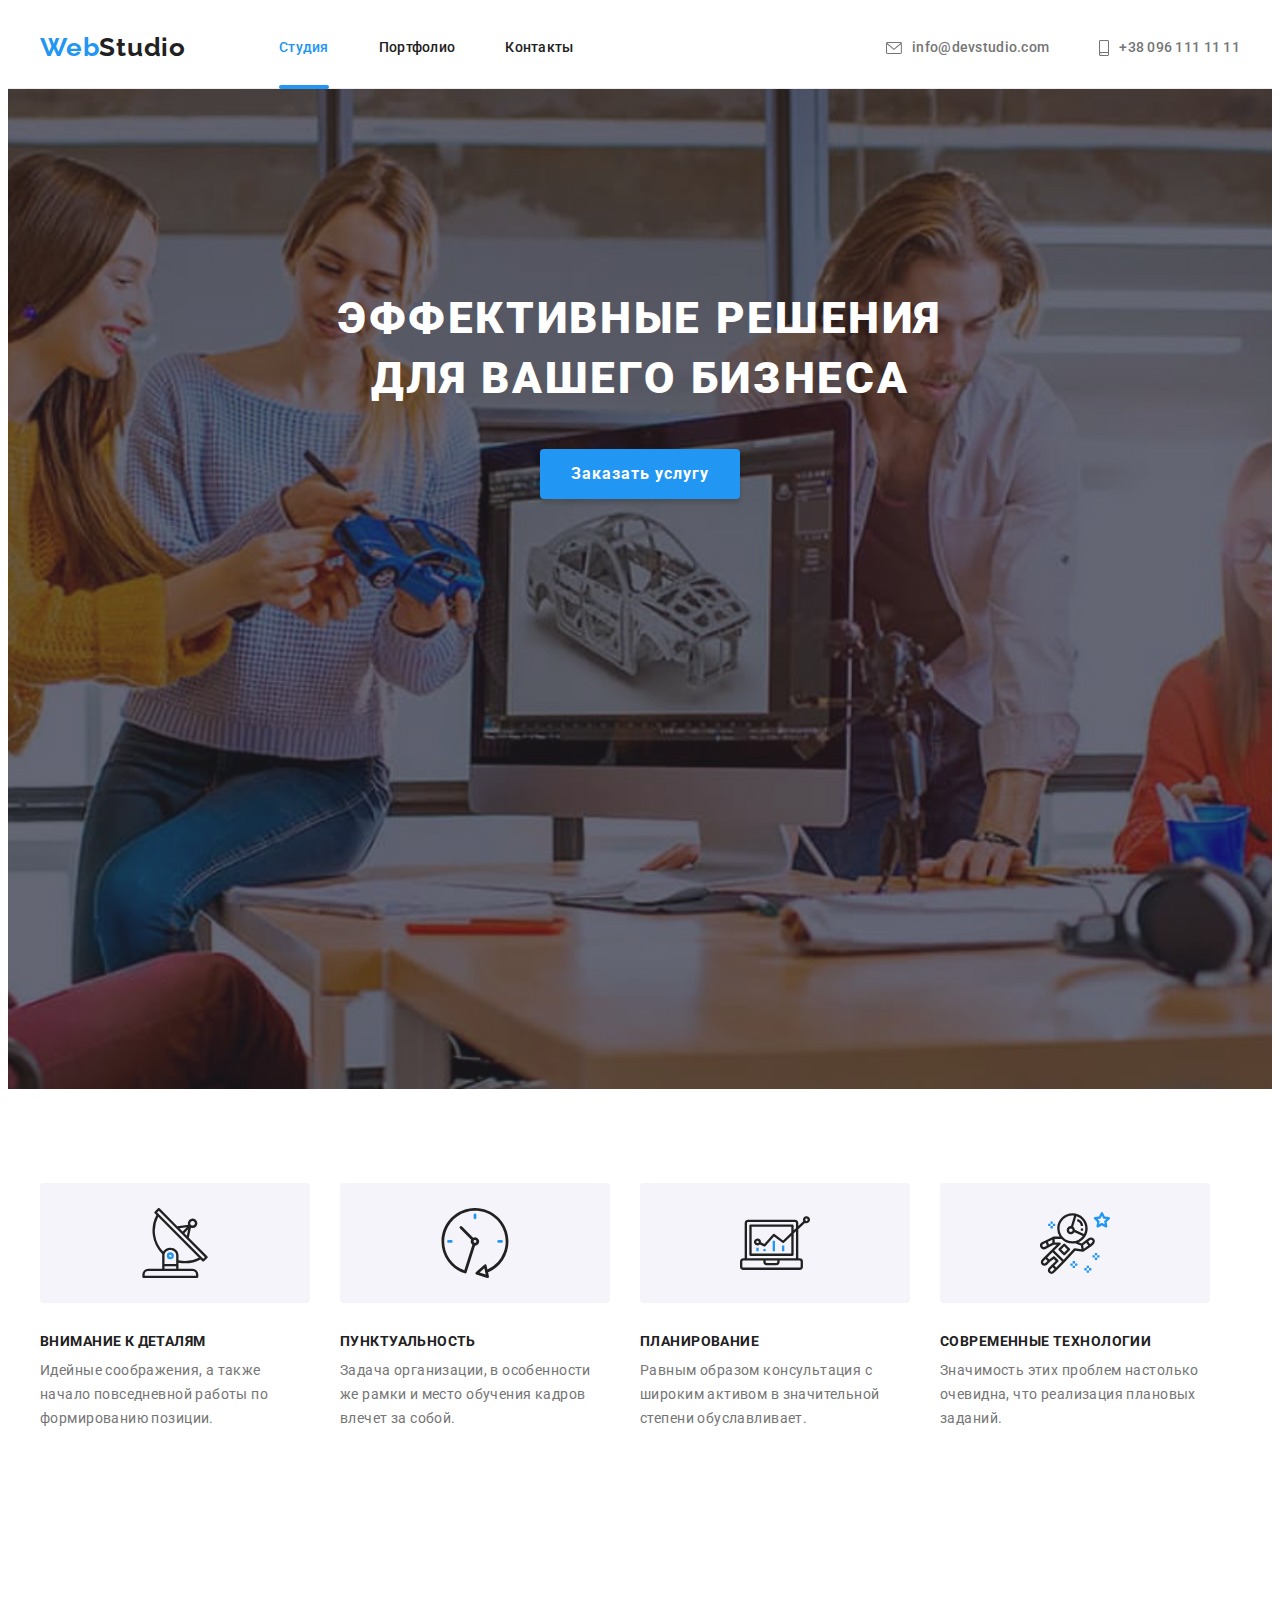
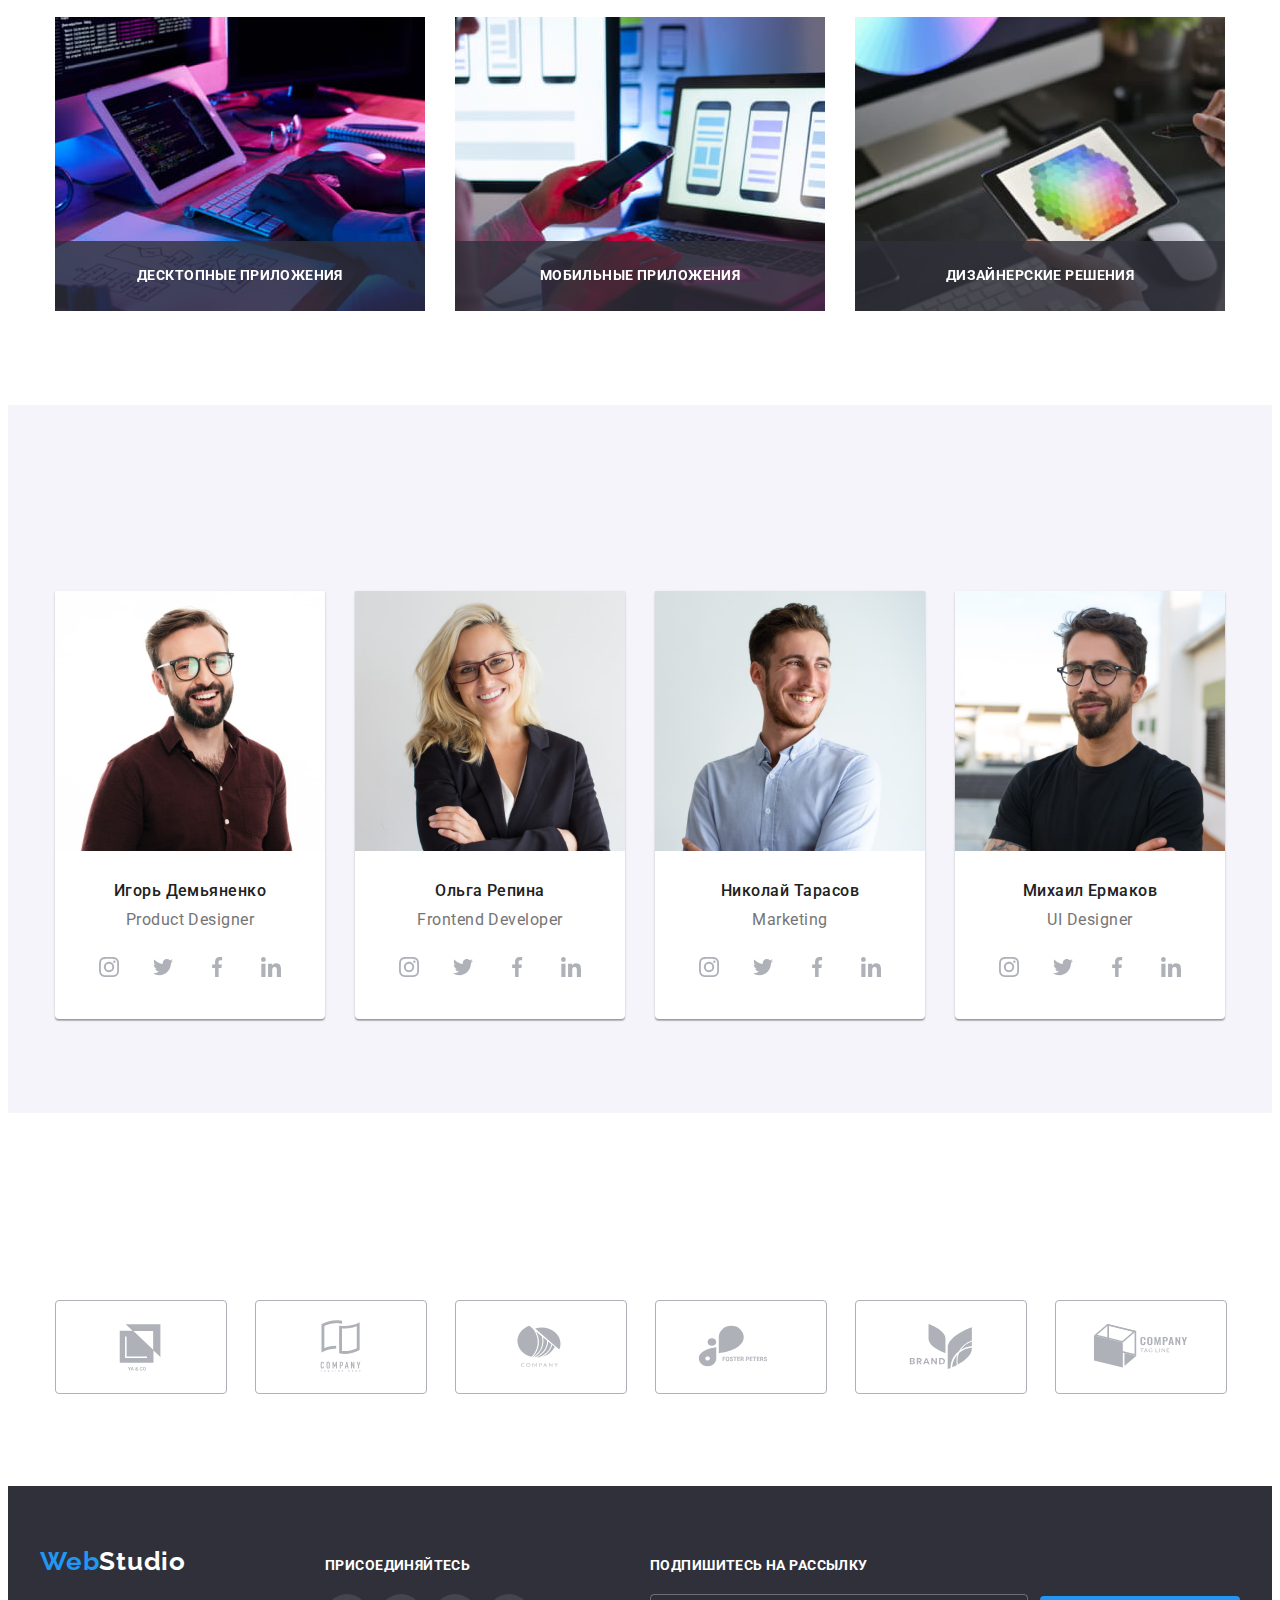
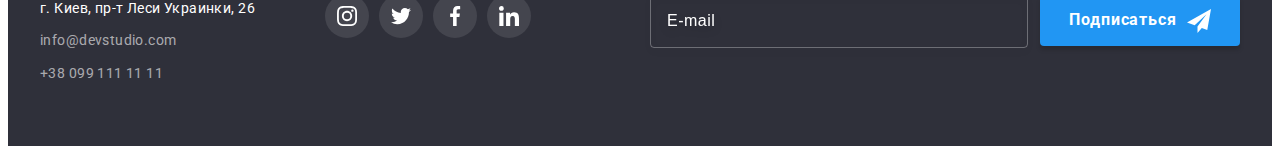
<file: index.html>
<!DOCTYPE html>
<html class="page" lang="ru">
  <head>
    <meta charset="UTF-8" />
    <meta http-equiv="X-UA-Compatible" content="IE=edge" />
    <meta name="viewport" content="width=<device-width>, initial-scale=1.0" />
    <title>Студия</title>
    <link rel="preconnect" href="https://fonts.googleapis.com" />
    <link rel="preconnect" href="https://fonts.gstatic.com" crossorigin />
    <link
      href="https://fonts.googleapis.com/css2?family=Raleway:wght@700&family=Roboto:wght@400;500;700;900&display=swap"
      rel="stylesheet"
    />
    <link
      rel="stylesheet"
      href="https://cdnjs.cloudflare.com/ajax/libs/modern-normalize/1.1.0/modern-normalize.min.css"
      integrity="sha512-wpPYUAdjBVSE4KJnH1VR1HeZfpl1ub8YT/NKx4PuQ5NmX2tKuGu6U/JRp5y+Y8XG2tV+wKQpNHVUX03MfMFn9Q=="
      crossorigin="anonymous"
      referrerpolicy="no-referrer"
    />
    <link href="https://unpkg.com/aos@2.3.1/dist/aos.css" rel="stylesheet" />
    <link rel="stylesheet" href="./css/styles.css" />
  </head>
  <body class="page-body">
    <header class="header">
      <div class="container main-navigation">
        <nav class="navigation">
          <a class="header-logo" href="/index.html">Web<span>Studio</span></a>
          <ul class="header-nav list">
            <li class="header-nav-item">
              <a class="header-nav-link current" href="./index.html">Студия</a>
            </li>
            <li class="header-nav-item">
              <a class="header-nav-link" href="./portfolio.html">Портфолио</a>
            </li>
            <li class="header-nav-item"><a class="header-nav-link" href="">Контакты</a></li>
          </ul>
        </nav>
        <ul class="header-contacts list">
          <li class="header-contacts-item">
            <a class="header-contacts-link" href="mailto:info@devstudio.com">
              <svg class="header-contacts-icon" width="16" height="12">
                <use href="./images/icons.svg#icon-envelope"></use>
              </svg>
              info@devstudio.com</a
            >
          </li>
          <li class="header-contacts-item">
            <a class="header-contacts-link" href="tel:+380961111111">
              <svg class="header-contacts-icon" width="10" height="16">
                <use href="./images/icons.svg#icon-smartphone"></use>
              </svg>
              +38 096 111 11 11</a
            >
          </li>
        </ul>
      </div>
    </header>

    <main>
      <section class="hero">
        <div class="container">
          <h1 class="hero-title">Эффективные решения<br />для вашего бизнеса</h1>
          <button class="btn" type="button" data-modal-open>Заказать услугу</button>
        </div>
      </section>

      <section class="benefits">
        <div class="container">
          <h2 class="benefits-title visually-hidden">Наши преимущества</h2>
          <ul class="benefits-list list">
            <li class="benefits-list-item">
              <div class="benefits-icon-background">
                <svg class="benefits-icon" width="70" height="70">
                  <use href="./images/icons.svg#icon-antenna" width="70" height="70"></use>
                </svg>
              </div>
              <h3 class="benefits-title">Внимание к деталям</h3>
              <p class="benefits-text">
                Идейные соображения, а также начало повседневной работы по формированию позиции.
              </p>
            </li>
            <li class="benefits-list-item">
              <div class="benefits-icon-background">
                <svg class="benefits-icon" width="70" height="70">
                  <use href="./images/icons.svg#icon-clock" width="70" height="70"></use>
                </svg>
              </div>
              <h3 class="benefits-title">Пунктуальность</h3>
              <p class="benefits-text">
                Задача организации, в особенности же рамки и место обучения кадров влечет за собой.
              </p>
            </li>
            <li class="benefits-list-item">
              <div class="benefits-icon-background">
                <svg class="benefits-icon" width="70" height="70">
                  <use href="./images/icons.svg#icon-diagram" width="70" height="70"></use>
                </svg>
              </div>
              <h3 class="benefits-title">Планирование</h3>
              <p class="benefits-text">
                Равным образом консультация с широким активом в значительной степени обуславливает.
              </p>
            </li>
            <li class="benefits-list-item">
              <div class="benefits-icon-background">
                <svg class="benefits-icon" width="70" height="70">
                  <use href="./images/icons.svg#icon-astronaut" width="70" height="70"></use>
                </svg>
              </div>
              <h3 class="benefits-title">Современные технологии</h3>
              <p class="benefits-text">
                Значимость этих проблем настолько очевидна, что реализация плановых заданий.
              </p>
            </li>
          </ul>
        </div>
      </section>

      <section class="works">
        <div class="container">
          <h2 class="works-title" data-aos="zoom-in-up">Чем мы занимаемся</h2>
          <ul class="works-list list">
            <li class="work-list-item">
              <a href="" class="work-list-link">
                <div class="works-thumb">
                  <img src="./images/laptop.jpg" alt="ноутбук" width="370" />
                  <p class="works-thumb-text">Десктопные приложения</p>
                </div></a
              >
            </li>
            <li class="work-list-item">
              <a href="" class="work-list-link">
                <div class="works-thumb">
                  <img src="./images/phone.jpg" alt="телефон" width="370" />
                  <p class="works-thumb-text">Мобильные приложения</p>
                </div></a
              >
            </li>
            <li class="work-list-item">
              <a href="" class="work-list-link">
                <div class="works-thumb">
                  <img src="./images/tablet.jpg" alt="планшет" width="370" />
                  <p class="works-thumb-text">Дизайнерские решения</p>
                </div></a
              >
            </li>
          </ul>
        </div>
      </section>
      <section class="team">
        <div class="container">
          <h2 class="team-title" data-aos="zoom-in-up">Наша команда</h2>
          <ul class="team-list list">
            <li class="team-card">
              <img src="./images/igor-demyanenko.jpg" alt="Игорь Демьяненко" width="270" />
              <div class="team-description">
                <h3 class="name-title">Игорь Демьяненко</h3>
                <p class="team-text" lang="en">Product Designer</p>
                <ul class="team-list-soc list">
                  <li class="team-soc-item">
                    <a href="" class="team-soc-link">
                      <svg class="team-soc-icon" width="20" height="20">
                        <use href="./images/icons.svg#icon-instagram"></use>
                      </svg>
                    </a>
                  </li>
                  <li class="team-soc-item">
                    <a href="" class="team-soc-link">
                      <svg class="team-soc-icon" width="20" height="20">
                        <use href="./images/icons.svg#icon-twitter"></use>
                      </svg>
                    </a>
                  </li>
                  <li class="team-soc-item">
                    <a href="" class="team-soc-link">
                      <svg class="team-soc-icon" width="20" height="20">
                        <use href="./images/icons.svg#icon-facebook"></use>
                      </svg>
                    </a>
                  </li>
                  <li class="team-soc-item">
                    <a href="" class="team-soc-link">
                      <svg class="team-soc-icon" width="20" height="20">
                        <use href="./images/icons.svg#icon-linkedin"></use>
                      </svg>
                    </a>
                  </li>
                </ul>
              </div>
            </li>
            <li class="team-card">
              <img src="./images/olga-repina.jpg" alt="Ольга Репина" width="270" />
              <div class="team-description">
                <h3 class="name-title">Ольга Репина</h3>
                <p class="team-text" lang="en">Frontend Developer</p>
                <ul class="team-list-soc list">
                  <li class="team-soc-item">
                    <a href="" class="team-soc-link">
                      <svg class="team-soc-icon" width="20" height="20">
                        <use href="./images/icons.svg#icon-instagram"></use>
                      </svg>
                    </a>
                  </li>
                  <li class="team-soc-item">
                    <a href="" class="team-soc-link">
                      <svg class="team-soc-icon" width="20" height="20">
                        <use href="./images/icons.svg#icon-twitter"></use>
                      </svg>
                    </a>
                  </li>
                  <li class="team-soc-item">
                    <a href="" class="team-soc-link">
                      <svg class="team-soc-icon" width="20" height="20">
                        <use href="./images/icons.svg#icon-facebook"></use>
                      </svg>
                    </a>
                  </li>
                  <li class="team-soc-item">
                    <a href="" class="team-soc-link">
                      <svg class="team-soc-icon" width="20" height="20">
                        <use href="./images/icons.svg#icon-linkedin"></use>
                      </svg>
                    </a>
                  </li>
                </ul>
              </div>
            </li>
            <li class="team-card">
              <img src="./images/nikolay-tarasov.jpg" alt="Николай Тарасов" width="270" />
              <div class="team-description">
                <h3 class="name-title">Николай Тарасов</h3>
                <p class="team-text" lang="en">Marketing</p>
                <ul class="team-list-soc list">
                  <li class="team-soc-item">
                    <a href="" class="team-soc-link">
                      <svg class="team-soc-icon" width="20" height="20">
                        <use href="./images/icons.svg#icon-instagram"></use>
                      </svg>
                    </a>
                  </li>
                  <li class="team-soc-item">
                    <a href="" class="team-soc-link">
                      <svg class="team-soc-icon" width="20" height="20">
                        <use href="./images/icons.svg#icon-twitter"></use>
                      </svg>
                    </a>
                  </li>
                  <li class="team-soc-item">
                    <a href="" class="team-soc-link">
                      <svg class="team-soc-icon" width="20" height="20">
                        <use href="./images/icons.svg#icon-facebook"></use>
                      </svg>
                    </a>
                  </li>
                  <li class="team-soc-item">
                    <a href="" class="team-soc-link">
                      <svg class="team-soc-icon" width="20" height="20">
                        <use href="./images/icons.svg#icon-linkedin"></use>
                      </svg>
                    </a>
                  </li>
                </ul>
              </div>
            </li>
            <li class="team-card">
              <img src="./images/mikhail-ermakov.jpg" alt="Михаил Ермаков" width="270" />
              <div class="team-description">
                <h3 class="name-title">Михаил Ермаков</h3>
                <p class="team-text" lang="en">UI Designer</p>
                <ul class="team-list-soc list">
                  <li class="team-soc-item">
                    <a href="" class="team-soc-link">
                      <svg class="team-soc-icon" width="20" height="20">
                        <use href="./images/icons.svg#icon-instagram"></use>
                      </svg>
                    </a>
                  </li>
                  <li class="team-soc-item">
                    <a href="" class="team-soc-link">
                      <svg class="team-soc-icon" width="20" height="20">
                        <use href="./images/icons.svg#icon-twitter"></use>
                      </svg>
                    </a>
                  </li>
                  <li class="team-soc-item">
                    <a href="" class="team-soc-link">
                      <svg class="team-soc-icon" width="20" height="20">
                        <use href="./images/icons.svg#icon-facebook"></use>
                      </svg>
                    </a>
                  </li>
                  <li class="team-soc-item">
                    <a href="" class="team-soc-link">
                      <svg class="team-soc-icon" width="20" height="20">
                        <use href="./images/icons.svg#icon-linkedin"></use>
                      </svg>
                    </a>
                  </li>
                </ul>
              </div>
            </li>
          </ul>
        </div>
      </section>

      <section class="clients">
        <div class="container">
          <h2 class="clients-title" data-aos="zoom-in-up">Постоянные клиенты</h2>
          <ul class="clients-list list">
            <li class="clients-list-item">
              <a href="" class="clients-link" target="_blank" rel="noreferrer noopener nofollow">
                <svg class="clients-icon" width="106" height="60">
                  <use href="./images/icons.svg#icon-logo-client-1"></use>
                </svg>
              </a>
            </li>
            <li class="clients-list-item">
              <a href="" class="clients-link" target="_blank" rel="noreferrer noopener nofollow">
                <svg class="clients-icon" width="106" height="60">
                  <use href="./images/icons.svg#icon-logo-client-2"></use>
                </svg>
              </a>
            </li>
            <li class="clients-list-item">
              <a href="" class="clients-link" target="_blank" rel="noreferrer noopener nofollow">
                <svg class="clients-icon" width="106" height="60">
                  <use href="./images/icons.svg#icon-logo-client-3"></use>
                </svg>
              </a>
            </li>
            <li class="clients-list-item">
              <a href="" class="clients-link" target="_blank" rel="noreferrer noopener nofollow">
                <svg class="clients-icon" width="106" height="60">
                  <use href="./images/icons.svg#icon-logo-client-4"></use>
                </svg>
              </a>
            </li>
            <li class="clients-list-item">
              <a href="" class="clients-link" target="_blank" rel="noreferrer noopener nofollow">
                <svg class="clients-icon" width="106" height="60">
                  <use href="./images/icons.svg#icon-logo-client-5"></use>
                </svg>
              </a>
            </li>
            <li class="clients-list-item">
              <a href="" class="clients-link" target="_blank" rel="noreferrer noopener nofollow">
                <svg class="clients-icon" width="106" height="60">
                  <use href="./images/icons.svg#icon-logo-client-6"></use>
                </svg>
              </a>
            </li>
          </ul>
        </div>
      </section>
    </main>

    <footer class="footer">
      <div class="container footer-wrap">
        <address class="footer-address">
          <a class="footer-logo" href="/index.html">Web<span>Studio</span></a>
          <ul class="footer-list list">
            <li class="footer-item">
              <a class="footer-link" href="">г. Киев, пр-т Леси Украинки, 26</a>
            </li>
            <li class="footer-item">
              <a class="footer-link" href="mailto:info@devstudio.com"
                ><span>info@devstudio.com</span></a
              >
            </li>
            <li class="footer-item">
              <a class="footer-link" href="tel:+380991111111"><span>+38 099 111 11 11</span></a>
            </li>
          </ul>
        </address>
        <div class="join-soc">
          <h2 class="join-title">присоединяйтесь</h2>
          <ul class="join-list list">
            <li class="join-item">
              <a href="" class="join-link">
                <svg class="join-icon" width="20" height="20">
                  <use href="./images/icons.svg#icon-instagram"></use>
                </svg>
              </a>
            </li>
            <li class="join-item">
              <a href="" class="join-link">
                <svg class="join-icon" width="20" height="20">
                  <use href="./images/icons.svg#icon-twitter"></use>
                </svg>
              </a>
            </li>
            <li class="join-item">
              <a href="" class="join-link">
                <svg class="join-icon" width="20" height="20">
                  <use href="./images/icons.svg#icon-facebook"></use>
                </svg>
              </a>
            </li>
            <li class="join-item">
              <a href="" class="join-link">
                <svg class="join-icon" width="20" height="20">
                  <use href="./images/icons.svg#icon-linkedin"></use>
                </svg>
              </a>
            </li>
          </ul>
        </div>
        <div class="subscribe">
          <h2 class="subscribe-title">Подпишитесь на рассылку</h2>
          <form class="subscribe-form">
            <div class="subscribe-wrap">
              <input type="email" name="email" placeholder="E-mail" class="email-field" />
              <button type="submit" class="subscribe-btn btn">
                Подписаться
                <svg class="icon-send" width="24" height="24">
                  <use href="./images/icons.svg#icon-send"></use>
                </svg>
              </button>
            </div>
          </form>
        </div>
      </div>
    </footer>
    <div class="backdrop is-hidden" data-modal>
      <div class="modal">
        <button class="modal-close-btn" type="button" data-modal-close>
          <svg class="modal-icon" width="18" height="18">
            <use href="./images/icons.svg#icon-close-btn"></use>
          </svg>
        </button>
        <p class="modal-text">Оставьте свои данные, мы вам перезвоним</p>
        <form class="modal-form">
          <div class="modal-field">
            <label for="user-name" class="modal-label">Имя</label>
            <div class="input-wrap">
              <input
                class="modal-input"
                type="text"
                name="user-name"
                id="user-name"
                placeholder=" "
                required
              />
              <svg class="input-icon" width="18" height="18">
                <use href="./images/icons.svg#icon-person"></use>
              </svg>
            </div>
          </div>
          <div class="modal-field">
            <label for="user-tel" class="modal-label">Телефон</label>
            <div class="input-wrap">
              <input
                class="modal-input"
                type="tel"
                name="user-tel"
                id="user-tel"
                placeholder=" "
                required
              />
              <svg class="input-icon" width="18" height="18">
                <use href="./images/icons.svg#icon-phone"></use>
              </svg>
            </div>
          </div>
          <div class="modal-field">
            <label for="user-email" class="modal-label">Почта</label>
            <div class="input-wrap">
              <input
                class="modal-input"
                type="email"
                name="user-email"
                id="user-email"
                placeholder=" "
                required
              />
              <svg class="input-icon" width="18" height="18">
                <use href="./images/icons.svg#icon-email"></use>
              </svg>
            </div>
          </div>
          <div class="modal-field">
            <label for="user-comment" class="modal-label">Комментарий</label>
            <textarea
              class="comment-textarea"
              name="user-comment"
              id="user-comment"
              placeholder="Введите текст"
            ></textarea>
          </div>
          <div class="checkbox">
            <input
            type="checkbox"
              class="policy-input visually-hidden"
              name="policy"
              id="policy"
              placeholder=" "
            ></input>
            <label for="policy" class="policy-label">
                <span>
                    <svg class="policy-icon" width="16" height="15">
                        <use href="./images/icons.svg#icon-check"></use>
                    </svg>
                </span>
                Соглашаюсь с рассылкой и принимаю&nbsp<a class="policy-link" href="">Условия договора</a></label>
          </div>
          <button type="submit" class="modal-btn btn">Отправить</button>
        </form>
      </div>
    </div>
    <script src="./js/modal.js"></script>
    <script src="https://unpkg.com/aos@2.3.1/dist/aos.js"></script>
    <script>
      AOS.init();
    </script>
  </body>
</html>
</file>
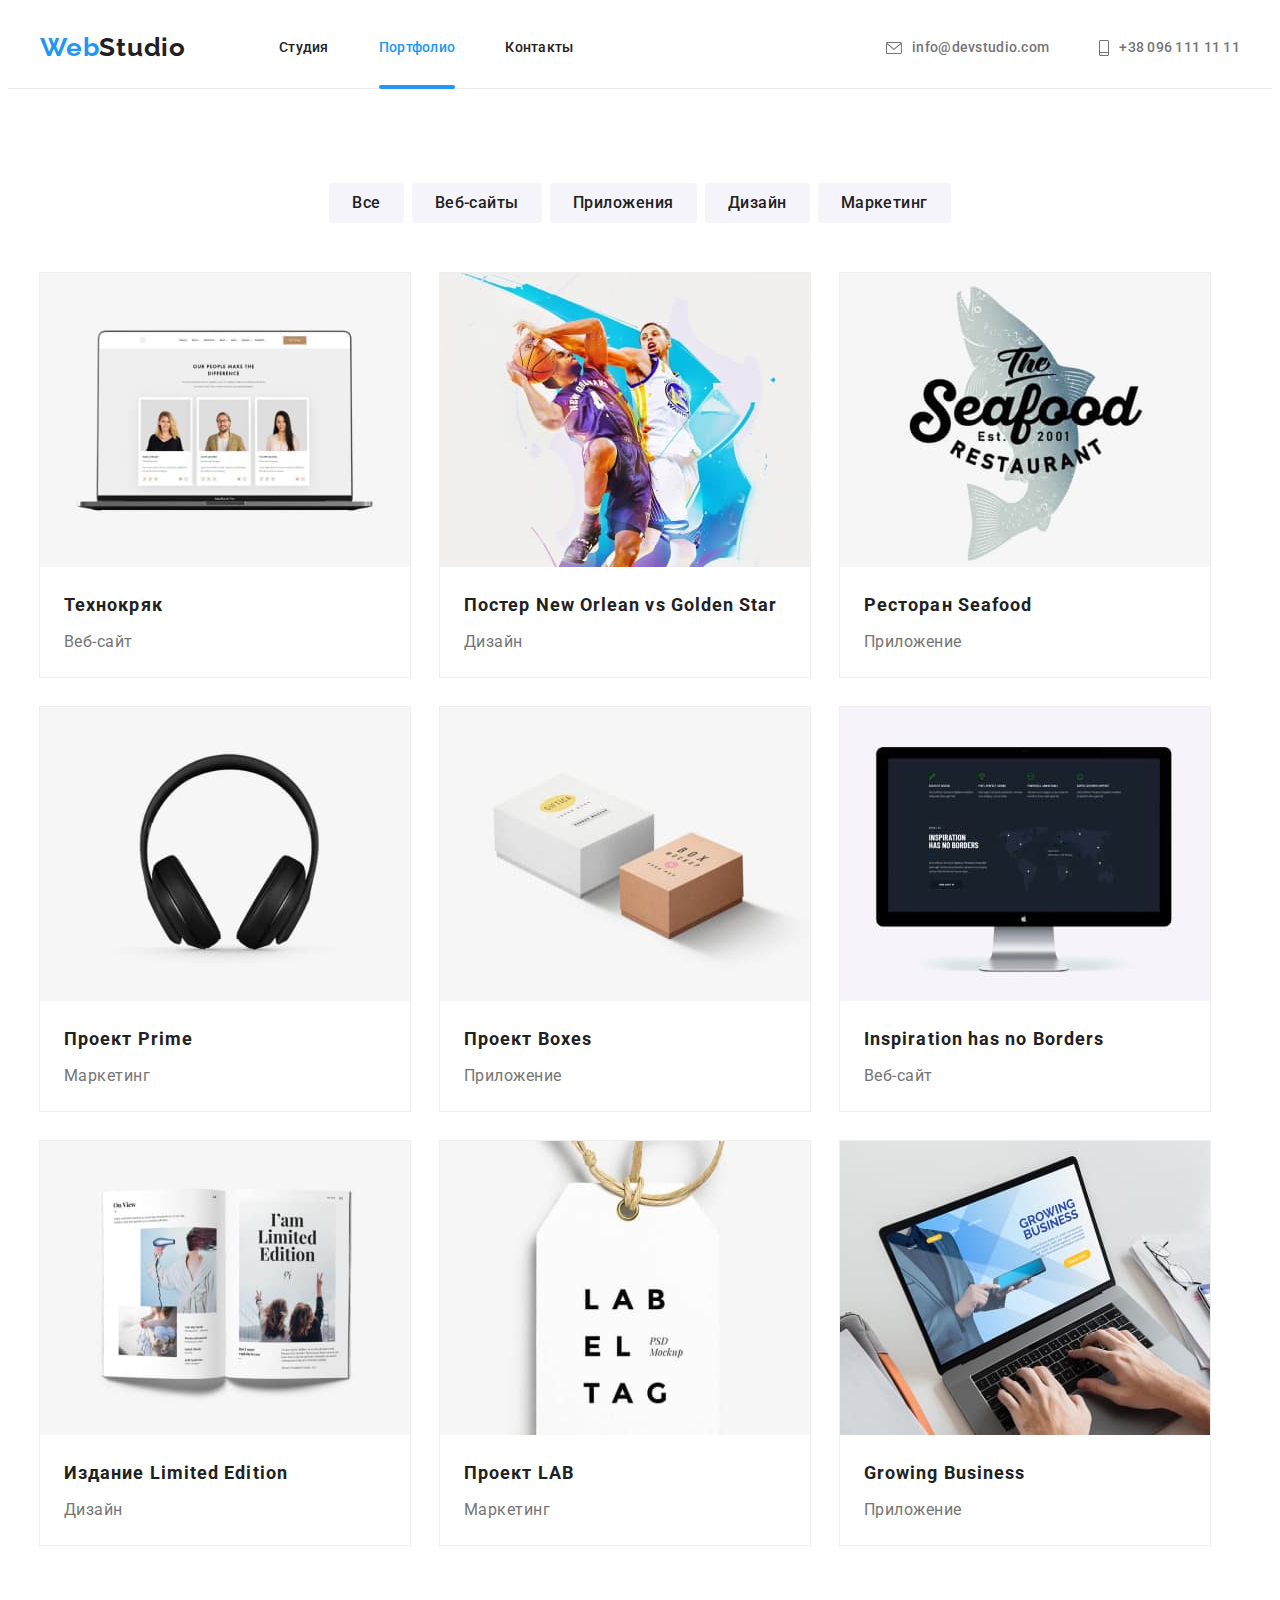
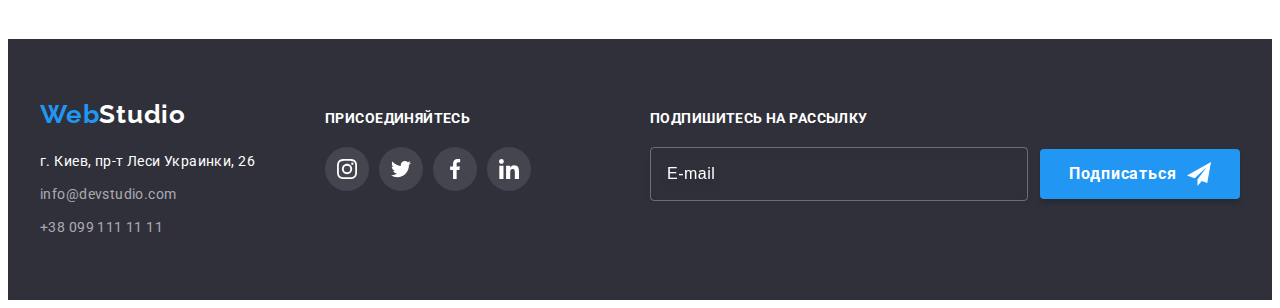
<file: portfolio.html>
<!DOCTYPE html>
<html class="page" lang="ru">
  <head>
    <meta charset="UTF-8" />
    <meta http-equiv="X-UA-Compatible" content="IE=edge" />
    <meta name="viewport" content="width=device-width, initial-scale=1.0" />
    <title>Портфолио</title>
    <link
      href="https://fonts.googleapis.com/css2?family=Raleway:wght@700&family=Roboto:wght@400;500;700;900&display=swap"
      rel="stylesheet"
    />
    <link
      rel="stylesheet"
      href="https://cdnjs.cloudflare.com/ajax/libs/modern-normalize/1.1.0/modern-normalize.min.css"
      integrity="sha512-wpPYUAdjBVSE4KJnH1VR1HeZfpl1ub8YT/NKx4PuQ5NmX2tKuGu6U/JRp5y+Y8XG2tV+wKQpNHVUX03MfMFn9Q=="
      crossorigin="anonymous"
      referrerpolicy="no-referrer"
    />
    <link rel="stylesheet" href="./css/styles.css" />
  </head>
  <body class="page-body">
    <header class="header">
      <div class="container main-navigation">
        <nav class="navigation">
          <a class="header-logo" href="/index.html">Web<span>Studio</span></a>
          <ul class="header-nav list">
            <li class="header-nav-item">
              <a class="header-nav-link" href="./index.html">Студия</a>
            </li>
            <li class="header-nav-item">
              <a class="header-nav-link current" href="./portfolio.html">Портфолио</a>
            </li>
            <li class="header-nav-item"><a class="header-nav-link" href="">Контакты</a></li>
          </ul>
        </nav>
        <ul class="header-contacts list">
          <li class="header-contacts-item">
            <a class="header-contacts-link" href="mailto:info@devstudio.com">
              <svg class="header-contacts-icon" width="16" height="12">
                <use href="./images/icons.svg#icon-envelope"></use>
              </svg>
              info@devstudio.com</a
            >
          </li>
          <li class="header-contacts-item">
            <a class="header-contacts-link" href="tel:+380961111111">
              <svg class="header-contacts-icon" width="10" height="16">
                <use href="./images/icons.svg#icon-smartphone"></use>
              </svg>
              +38 096 111 11 11</a
            >
          </li>
        </ul>
      </div>
    </header>

    <main>
      <section class="examples">
        <div class="container">
          <h1 class="examples-title visually-hidden">Наши работы</h1>
          <ul class="filter-list list">
            <li class="filter-item"><button class="filter-btn" type="button">Все</button></li>
            <li class="filter-item"><button class="filter-btn" type="button">Веб-сайты</button></li>
            <li class="filter-item">
              <button class="filter-btn" type="button">Приложения</button>
            </li>
            <li class="filter-item"><button class="filter-btn" type="button">Дизайн</button></li>
            <li class="filter-item"><button class="filter-btn" type="button">Маркетинг</button></li>
          </ul>

          <ul class="examples-list list">
            <li class="examples-item">
              <div class="examle-card">
                <a class="examples-link" href="" target="_blank" rel="noreferrer noopener nofollow">
                  <div class="examples-thumb">
                    <img src="./images/logo-technokryak.jpg" alt="Веб-сайт Технокряк" width="370" />
                    <p class="examples-thumb-text">
                      Ресурс предлагает комплексные предложения с разным уровнем функционала и
                      сервисов. Все это позволит посетителю получить исчерпывающие сведения о
                      компании или частном лице. Ресурс предлагает комплексные предложения с разным
                      уровнем функционала и сервисов. Все это позволит посетителю получить
                      исчерпывающие сведения о компании или частном лице.
                    </p>
                  </div>
                  <div class="card-description">
                    <h2 class="examples-title">Технокряк</h2>
                    <p class="examples-text">Веб-сайт</p>
                  </div>
                </a>
              </div>
            </li>

            <li class="examples-item">
              <div class="example-card">
                <a class="examples-link" href="" target="_blank" rel="noreferrer noopener nofollow">
                  <div class="examples-thumb">
                    <img
                      src="./images/logo-poster-new-orlean.jpg"
                      alt="Дизайн Постер New Orlean vs Golden Star"
                      width="370"
                    />
                    <p class="examples-thumb-text">
                      Ресурс предлагает комплексные предложения с разным уровнем функционала и
                      сервисов. Все это позволит посетителю получить исчерпывающие сведения о
                      компании или частном лице.
                    </p>
                  </div>
                  <div class="card-description">
                    <h2 class="examples-title">
                      Постер <span lang="en">New Orlean vs Golden Star</span>
                    </h2>
                    <p class="examples-text">Дизайн</p>
                  </div>
                </a>
              </div>
            </li>
            <li class="examples-item">
              <div class="example-card">
                <a class="examples-link" href="" target="_blank" rel="noreferrer noopener nofollow">
                  <div class="examples-thumb">
                    <img
                      src="./images/logo-seafood.jpg"
                      alt="Приложение Ресторан Seafood"
                      width="370"
                    />
                    <p class="examples-thumb-text">
                      Ресурс предлагает комплексные предложения с разным уровнем функционала и
                      сервисов. Все это позволит посетителю получить исчерпывающие сведения о
                      компании или частном лице.
                    </p>
                  </div>
                  <div class="card-description">
                    <h2 class="examples-title">Ресторан <span lang="en">Seafood</span></h2>
                    <p class="examples-text">Приложение</p>
                  </div>
                </a>
              </div>
            </li>
            <li class="examples-item">
              <div class="example-card">
                <a class="examples-link" href="" target="_blank" rel="noreferrer noopener nofollow">
                  <div class="examples-thumb">
                    <img
                      src="./images/logo-project-prime.jpg"
                      alt="Маркетинг Проект Prime"
                      width="370"
                    />
                    <p class="examples-thumb-text">
                      Ресурс предлагает комплексные предложения с разным уровнем функционала и
                      сервисов. Все это позволит посетителю получить исчерпывающие сведения о
                      компании или частном лице.
                    </p>
                  </div>
                  <div class="card-description">
                    <h2 class="examples-title">Проект <span lang="en">Prime</span></h2>
                    <p class="examples-text">Маркетинг</p>
                  </div>
                </a>
              </div>
            </li>
            <li class="examples-item">
              <div class="example-card">
                <a class="examples-link" href="" target="_blank" rel="noreferrer noopener nofollow">
                  <div class="examples-thumb">
                    <img
                      src="./images/logo-project-boxes.jpg"
                      alt="Приложение Проект Boxes"
                      width="370"
                    />
                    <p class="examples-thumb-text">
                      Ресурс предлагает комплексные предложения с разным уровнем функционала и
                      сервисов. Все это позволит посетителю получить исчерпывающие сведения о
                      компании или частном лице.
                    </p>
                  </div>
                  <div class="card-description">
                    <h2 class="examples-title">Проект <span lang="en">Boxes</span></h2>
                    <p class="examples-text">Приложение</p>
                  </div>
                </a>
              </div>
            </li>
            <li class="examples-item">
              <div class="example-card">
                <a class="examples-link" href="" target="_blank" rel="noreferrer noopener nofollow">
                  <div class="examples-thumb">
                    <img
                      src="./images/logo-inspiration-has-no-borders.jpg"
                      alt="Веб-сайт Inspiration has no Borders"
                      width="370"
                    />
                    <p class="examples-thumb-text">
                      Ресурс предлагает комплексные предложения с разным уровнем функционала и
                      сервисов. Все это позволит посетителю получить исчерпывающие сведения о
                      компании или частном лице.
                    </p>
                  </div>
                  <div class="card-description">
                    <h2 class="examples-title" lang="en">Inspiration has no Borders</h2>
                    <p class="examples-text">Веб-сайт</p>
                  </div>
                </a>
              </div>
            </li>
            <li class="examples-item">
              <div class="example-card">
                <a class="examples-link" href="" target="_blank" rel="noreferrer noopener nofollow">
                  <div class="examples-thumb">
                    <img
                      src="./images/logo-limited-edition.jpg"
                      alt="Дизайн Издание Limited Edition"
                      width="370"
                    />
                    <p class="examples-thumb-text">
                      Ресурс предлагает комплексные предложения с разным уровнем функционала и
                      сервисов. Все это позволит посетителю получить исчерпывающие сведения о
                      компании или частном лице.
                    </p>
                  </div>
                  <div class="card-description">
                    <h2 class="examples-title">Издание <span lang="en">Limited Edition</span></h2>
                    <p class="examples-text">Дизайн</p>
                  </div>
                </a>
              </div>
            </li>
            <li class="examples-item">
              <div class="example-card">
                <a class="examples-link" href="" target="_blank" rel="noreferrer noopener nofollow">
                  <div class="examples-thumb">
                    <img src="./images/logo-lab.jpg" alt="Маркетинг Проект LAB" width="370" />
                    <p class="examples-thumb-text">
                      Ресурс предлагает комплексные предложения с разным уровнем функционала и
                      сервисов. Все это позволит посетителю получить исчерпывающие сведения о
                      компании или частном лице.
                    </p>
                  </div>
                  <div class="card-description">
                    <h2 class="examples-title">Проект LAB</h2>
                    <p class="examples-text">Маркетинг</p>
                  </div>
                </a>
              </div>
            </li>
            <li class="examples-item">
              <div class="example-card">
                <a class="examples-link" href="" target="_blank" rel="noreferrer noopener nofollow">
                  <div class="examples-thumb">
                    <img
                      src="./images/logo-growing-business.jpg"
                      alt="Приложение Growing Business"
                      width="370"
                    />
                    <p class="examples-thumb-text">
                      Ресурс предлагает комплексные предложения с разным уровнем функционала и
                      сервисов. Все это позволит посетителю получить исчерпывающие сведения о
                      компании или частном лице.
                    </p>
                  </div>
                  <div class="card-description">
                    <h2 class="examples-title" lang="en">Growing Business</h2>
                    <p class="examples-text">Приложение</p>
                  </div>
                </a>
              </div>
            </li>
          </ul>
        </div>
      </section>
    </main>

    <footer class="footer">
      <div class="container footer-wrap">
        <address class="footer-address">
          <a class="footer-logo" href="/index.html">Web<span>Studio</span></a>
          <ul class="footer-list list">
            <li class="footer-item">
              <a class="footer-link" href="">г. Киев, пр-т Леси Украинки, 26</a>
            </li>
            <li class="footer-item">
              <a class="footer-link" href="mailto:info@devstudio.com"
                ><span>info@devstudio.com</span></a
              >
            </li>
            <li class="footer-item">
              <a class="footer-link" href="tel:+380991111111"><span>+38 099 111 11 11</span></a>
            </li>
          </ul>
        </address>
        <div class="join-soc">
          <h2 class="join-title">присоединяйтесь</h2>
          <ul class="join-list list">
            <li class="join-item">
              <a href="" class="join-link">
                <svg class="join-icon" width="20" height="20">
                  <use href="./images/icons.svg#icon-instagram"></use>
                </svg>
              </a>
            </li>
            <li class="join-item">
              <a href="" class="join-link">
                <svg class="join-icon" width="20" height="20">
                  <use href="./images/icons.svg#icon-twitter"></use>
                </svg>
              </a>
            </li>
            <li class="join-item">
              <a href="" class="join-link">
                <svg class="join-icon" width="20" height="20">
                  <use href="./images/icons.svg#icon-facebook"></use>
                </svg>
              </a>
            </li>
            <li class="join-item">
              <a href="" class="join-link">
                <svg class="join-icon" width="20" height="20">
                  <use href="./images/icons.svg#icon-linkedin"></use>
                </svg>
              </a>
            </li>
          </ul>
        </div>
        <div class="subscribe">
          <h2 class="subscribe-title">Подпишитесь на рассылку</h2>
          <form class="subscribe-form">
            <div class="subscribe-wrap">
              <input type="email" name="email" placeholder="E-mail" class="email-field" />
              <button type="submit" class="subscribe-btn btn">
                Подписаться
                <svg class="icon-send" width="24" height="24">
                  <use href="./images/icons.svg#icon-send"></use>
                </svg>
              </button>
            </div>
          </form>
        </div>
      </div>
    </footer>
  </body>
</html>
</file>
<file: css/styles.css>
:root {
  --text-color: #757575;
  --title-color: #212121;
  --accent-color: #2196f3;
  --main-background-color: #ffffff;
  --background-secondary-color: #f5f4fa;
}

.page-body {
  font-family: 'Roboto', sans-serif;
  font-weight: 400;
  color: var(--text-color);
  background-color: var(--main-background-color);
}

.list {
  margin: 0;
  padding: 0;
  list-style: none;
}

img {
  display: block;
  max-width: 100%;
  height: auto;
  margin: 0;
}

p,
h1,
h2,
h3,
h4,
h5,
h6 {
  margin: 0;
}

.container {
  width: 1200px;
  padding: 0 15px;
  margin: 0 auto;
}

.visually-hidden {
  position: absolute;
  width: 1px;
  height: 1px;
  margin: -1px;
  border: 0;
  padding: 0;
  white-space: nowrap;
  clip-path: inset(100%);
  clip: rect(0 0 0 0);
  overflow: hidden;
}

/* header */
.header {
  border-bottom: 1px solid #ececec;
}
.main-navigation {
  display: flex;
  align-items: center;
}

.navigation {
  display: flex;
}

.header-logo {
  display: block;
  padding-top: 24px;
  padding-bottom: 25px;
  margin-right: 93px;

  color: var(--accent-color);
  font-family: 'Raleway', sans-serif;
  font-style: normal;
  font-weight: 700;
  font-size: 26px;
  line-height: 1.19;
  letter-spacing: 0.03em;
  text-decoration: none;
  transform: translate(0px) scale(1);
  transition: color 250ms cubic-bezier(0.4, 0, 0.2, 1), transform 250ms cubic-bezier(0.4, 0, 0.2, 1);
}

.header-logo > span {
  color: var(--title-color);
}

.header-logo:hover,
.header-logo:focus {
  color: var(--title-color);
  transform: translate(20px) scale(1.05);
}

.header-nav {
  display: flex;
}

.header-nav-item:not(:last-child) {
  margin-right: 50px;
}

.header-nav-link {
  transition: color 250ms cubic-bezier(0.4, 0, 0.2, 1);
  position: relative;
  display: block;
  padding-top: 32px;
  padding-bottom: 32px;

  color: var(--title-color);
  font-weight: 500;
  font-size: 14px;
  line-height: 1.14;
  letter-spacing: 0.02em;
  text-decoration: none;
}

.header-nav-link.current {
  color: var(--accent-color);
  display: flex;
}

.header-nav-link.current::after {
  position: absolute;
  bottom: -1px;
  content: '';
  width: 100%;
  height: 4px;
  border-radius: 2px;
  background: var(--accent-color);
}

.header-nav-link:hover,
.header-nav-link:focus {
  color: var(--accent-color);
}

.header-contacts {
  display: flex;
  margin-left: auto;
}

.header-contacts-item:not(:last-child) {
  margin-right: 50px;
}

.header-contacts-link {
  display: flex;
  justify-content: center;
  align-items: center;
  padding-top: 32px;
  padding-bottom: 32px;
  color: var(--text-color);
  font-weight: 500;
  font-size: 14px;
  line-height: 1.14;
  letter-spacing: 0.02em;
  text-decoration: none;
  transition: color 250ms cubic-bezier(0.4, 0, 0.2, 1);
}

.header-contacts-icon {
  margin-right: 10px;
  fill: currentColor;
}

.header-contacts-link:hover,
.header-contacts-link:focus {
  color: var(--accent-color);
}

/* hero */
.hero {
  max-width: 1600px;
  height: 600px;
  margin-left: auto;
  margin-right: auto;
  background-color: #c4c4c4;
  background-image: linear-gradient(rgba(47, 48, 58, 0.4), rgba(47, 48, 58, 0.4)),
    url(../images/hero-bg.jpg);
  background-repeat: no-repeat;
  background-position: center;
  background-size: cover;
  text-align: center;
  padding-top: 200px;
  padding-bottom: 200px;
}

.hero-title {
  margin-bottom: 40px;

  color: var(--main-background-color);
  font-weight: 900;
  font-size: 44px;
  line-height: 1.36;
  text-align: center;
  letter-spacing: 0.06em;
  text-transform: uppercase;
}

.btn {
  display: inline-block;
  padding: 10px auto;
  min-width: 200px;
  min-height: 50px;
  box-shadow: 0px 4px 4px rgba(0, 0, 0, 0.15);
  border: 1px solid transparent;
  border-radius: 4px;

  color: var(--main-background-color);
  background-color: var(--accent-color);
  font-family: inherit;
  font-weight: 700;
  font-size: 16px;
  line-height: 1.88;
  text-align: center;
  letter-spacing: 0.06em;
  cursor: pointer;
  transition: background-color 250ms cubic-bezier(0.4, 0, 0.2, 1);
}

.btn:hover,
.btn:focus {
  background-color: #188ce8;
}

/* benefits */
.benefits {
  padding-top: 94px;
  padding-bottom: 94px;
}

.benefits-title {
  color: var(--title-color);
  font-size: 14px;
  line-height: 1.17;
  letter-spacing: 0.03em;
  text-transform: uppercase;
}

.benefits-list {
  display: flex;
}

.benefits-list-item {
  display: flex;
  flex-direction: column;
  width: 270px;
}

.benefits-list-item:not(:last-child) {
  margin-right: 30px;
}

.benefits-icon-background {
  display: flex;
  width: 100%;
  height: 120px;
  justify-content: center;
  align-items: center;
  margin-bottom: 30px;
  border-radius: 4px;
  background-color: var(--background-secondary-color);
}

.benefits-title {
  margin-bottom: 10px;
}

.benefits-text {
  font-size: 14px;
  line-height: 1.71;
  letter-spacing: 0.03em;
}

/* works */
.works {
  padding-bottom: 94px;
}
.works-title {
  margin-bottom: 50px;

  font-size: 36px;
  line-height: 1.17;
  text-align: center;
  letter-spacing: 0.03em;
  color: var(--title-color);
}

.works-list {
  display: flex;
  justify-content: center;
}

.work-list-item:not(:last-child) {
  margin-right: 30px;
}

.work-list-link {
  display: flex;
  transform: scale(1) rotate(0);
  transition: transform 250ms cubic-bezier(0.4, 0, 0.2, 1);
}
.work-list-link:hover {
  color: var(--accent-color);
  transform: scale(1.03) rotate(-3deg);
}

.works-thumb {
  position: relative;
  display: flex;
}

.works-thumb-text {
  position: absolute;
  bottom: 0;
  margin: 0 auto;
  width: 100%;
  padding-top: 27px;
  padding-bottom: 27px;
  background-color: rgba(47, 48, 58, 0.8);
  font-weight: 700;
  font-size: 14px;
  line-height: 1.14;
  text-align: center;
  letter-spacing: 0.03em;
  text-transform: uppercase;
  color: var(--main-background-color);
}
/* team */
.team {
  padding-top: 94px;
  padding-bottom: 94px;
  background-color: var(--background-secondary-color);
}

.team-list {
  display: flex;
  justify-content: center;
}

.team-card {
  box-shadow: 0px 1px 3px rgba(0, 0, 0, 0.12), 0px 1px 1px rgba(0, 0, 0, 0.14),
    0px 2px 1px rgba(0, 0, 0, 0.2);
  border-radius: 0px 0px 4px 4px;
  background-color: var(--main-background-color);
}

.team-card:not(:last-child) {
  margin-right: 30px;
}

.team-description {
  padding-top: 30px;
  padding-bottom: 30px;
}

.team-title {
  margin-bottom: 50px;
  font-size: 36px;
  line-height: 1.17;
  text-align: center;
  letter-spacing: 0.03em;
  color: var(--title-color);
}

.name-title {
  margin-bottom: 10px;

  font-weight: 500;
  font-size: 16px;
  line-height: 1.19;
  text-align: center;
  letter-spacing: 0.03em;
  color: var(--title-color);
}

.team-text {
  margin-bottom: 16px;
  font-size: 16px;
  line-height: 1.19;
  text-align: center;
  letter-spacing: 0.03em;
}

.team-list-soc {
  display: flex;
  justify-content: center;
}

.team-soc-item {
  width: 44px;
  height: 44px;
  margin-right: 10px;
}

.team-soc-item:last-child {
  margin-right: 0;
}

.team-soc-link {
  display: flex;
  width: 100%;
  height: 100%;
  justify-content: center;
  align-items: center;
  color: #afb1b8;
  background-color: var(--main-background-color);
  border-radius: 50%;
  transition: color 250ms cubic-bezier(0.4, 0, 0.2, 1),
    background-color 250ms cubic-bezier(0.4, 0, 0.2, 1);
}

.team-soc-icon {
  fill: currentColor;
}

.team-soc-link:hover,
.team-soc-link:focus {
  color: var(--main-background-color);
  background-color: var(--accent-color);
}

/* ----------CLIENTS---------------- */
.clients {
  padding-top: 94px;
  padding-bottom: 94px;
}
.clients-title {
  margin-bottom: 50px;
  font-size: 36px;
  line-height: 1.17;
  text-align: center;
  letter-spacing: 0.03em;
  color: var(--title-color);
}

.clients-list {
  display: flex;
  justify-content: center;
}

.clients-list-item {
  margin-right: 30px;
  width: 170px;
  height: 92px;
}

.clients-list-item:last-child {
  margin-right: 0;
}

.clients-link {
  width: 100%;
  height: 100%;
  display: flex;
  justify-content: center;
  align-items: center;
  border: 1px solid #afb1b8;
  border-radius: 4px;
  color: #afb1b8;
  transition: color 250ms cubic-bezier(0.4, 0, 0.2, 1), border 250ms cubic-bezier(0.4, 0, 0.2, 1);
}

.clients-icon {
  fill: currentColor;
}

.clients-link:hover,
.clients-link:focus {
  border: 1px solid var(--accent-color);
  color: var(--accent-color);
}

/* footer */
.footer {
  padding-top: 60px;
  padding-bottom: 60px;
  background-color: #2f303a;
}

.footer-wrap {
  display: flex;
  align-items: baseline;
}

.footer-logo {
  display: block;
  margin-bottom: 20px;

  color: var(--accent-color);
  font-family: 'Raleway', sans-serif;
  font-style: normal;
  font-weight: 700;
  font-size: 26px;
  line-height: 1.19;
  letter-spacing: 0.03em;
  text-decoration: none;
  transform: translate(0) scale(1);
  transition: color 250ms cubic-bezier(0.4, 0, 0.2, 1), transform 250ms cubic-bezier(0.4, 0, 0.2, 1);
}

.footer-logo > span {
  color: var(--main-background-color);
}

.footer-logo:hover,
.footer-logo:focus {
  color: var(--title-color);
  transform: translate(20px) scale(1.05);
}

.footer-link {
  display: flex;
  font-size: 14px;
  font-style: normal;
  line-height: 1.71;
  letter-spacing: 0.03em;
  color: var(--main-background-color);
  text-decoration: none;
  transform: translateY(0) scale(1);
  transition: transform 250ms cubic-bezier(0.4, 0, 0.2, 1), color 250ms cubic-bezier(0.4, 0, 0.2, 1);
}

.footer-link:hover,
.footer-link:focus {
  color: var(--accent-color);
  transform: translateY(-2px) scale(1.05);
}

.footer-item:not(:last-child) {
  margin-bottom: 9px;
}

.footer-link span {
  color: rgba(255, 255, 255, 0.6);
}

.join-soc {
  margin-left: 70px;
}
.join-title {
  margin-bottom: 20px;
  font-weight: 700;
  font-size: 14px;
  line-height: 1.14;
  letter-spacing: 0.03em;
  text-transform: uppercase;
  color: var(--main-background-color);
}

.join-list {
  display: flex;
  justify-content: center;
}

.join-item {
  margin-right: 10px;
  width: 44px;
  height: 44px;
}

.join-item:last-child {
  margin-right: 0;
}

.join-link {
  display: flex;
  justify-content: center;
  align-items: center;
  width: 100%;
  height: 100%;
  color: var(--main-background-color);
  background-color: rgba(255, 255, 255, 0.1);
  border-radius: 50%;
  transition: background-color 250ms cubic-bezier(0.4, 0, 0.2, 1);
}

.join-icon {
  fill: currentColor;
}

.join-link:hover,
.join-link:focus {
  background-color: var(--accent-color);
}

.subscribe {
  margin-left: auto;
}

.subscribe-title {
  margin-bottom: 20px;
  font-weight: 700;
  font-size: 14px;
  line-height: 1.14;
  letter-spacing: 0.03em;
  text-transform: uppercase;
  color: var(--main-background-color);
}

.subscribe-wrap {
  display: flex;
  align-items: center;
}

.email-field {
  padding-left: 16px;
  margin-right: 12px;
  width: 358px;
  height: 50px;
  background-color: transparent;
  border: 1px solid rgba(255, 255, 255, 0.3);
  filter: drop-shadow(0px 4px 4px rgba(0, 0, 0, 0.15));
  border-radius: 4px;
  background-color: transparent;
  font-size: 16px;
  line-height: 1.25;
  letter-spacing: 0.03em;
  color: rgb(255, 255, 255);
}
.email-field::placeholder {
  font-size: 16px;
  line-height: 1.25;
  letter-spacing: 0.03em;
  color: rgb(255, 255, 255);
}

.email-field:focus {
  outline: 1px solid rgba(255, 255, 255, 0.3);
}

.subscribe-btn {
  display: flex;
  justify-content: center;
  align-items: center;
}

.icon-send {
  margin-left: 10px;
}

/* portfolio.html */
.examples {
  padding-top: 94px;
  padding-bottom: 94px;
}

.filter-list {
  display: flex;

  padding-bottom: 50px;
  justify-content: center;
}

.filter-item:not(:last-child) {
  margin-right: 8px;
}

.filter-btn {
  min-width: 73px;
  padding: 6px 22px;
  border: 1px solid transparent;
  border-radius: 4px;
  color: var(--title-color);
  background-color: var(--background-secondary-color);
  font-family: inherit;
  font-weight: 500;
  font-size: 16px;
  line-height: 1.63;
  text-align: center;
  letter-spacing: 0.03em;
  cursor: pointer;
  transition: color 250ms cubic-bezier(0.4, 0, 0.2, 1),
    box-shadow 250ms cubic-bezier(0.4, 0, 0.2, 1),
    background-color 250ms cubic-bezier(0.4, 0, 0.2, 1);
}

.filter-btn:hover,
.filter-btn:focus {
  color: var(--main-background-color);
  background-color: var(--accent-color);
  box-shadow: 0px 3px 1px rgba(0, 0, 0, 0.1), 0px 1px 2px rgba(0, 0, 0, 0.08),
    0px 2px 2px rgba(0, 0, 0, 0.12);
}

.examples-list {
  display: flex;
  flex-wrap: wrap;
  /* justify-content: center; */
  margin-left: -30px;
  margin-top: -30px;
}
.examples-item {
  margin-left: 30px;
  margin-top: 30px;
  flex-basis: calc(100% / 3-30px);
  outline: 1px solid #eeeeee;
}

.examples-item:hover .examples-thumb-text {
  transform: translateY(0);
}

.examples-thumb {
  position: relative;
  display: flex;
  overflow: hidden;
}

.examples-thumb-text {
  position: absolute;
  transform: translateY(101%);
  overflow: auto;
  transition: translateY, 250ms cubic-bezier(0.4, 0, 0.2, 1);
  width: 100%;
  height: 100%;
  padding: 63px 24px;
  background-color: rgba(33, 150, 243, 0.9);

  font-size: 18px;
  line-height: 1.56;
  letter-spacing: 0.03em;
  color: var(--main-background-color);
}

.examples-thumb-text::-webkit-scrollbar {
  width: 12px;
}

.examples-thumb-text::-webkit-scrollbar-track {
  background: var(--background-secondary-color);
}

.examples-thumb-text::-webkit-scrollbar-thumb {
  background-color: var(--accent-color);
  border-radius: 20px;
  border: 3px solid var(--background-secondary-color);
}

.card-description {
  padding: 20px 24px;
}

.examples-link {
  display: block;
  /* margin: 0; */
  text-decoration: none;
}

.examples-link:hover,
.examples-link:focus {
  box-shadow: 0px 1px 1px rgba(0, 0, 0, 0.12), 0px 4px 4px rgba(0, 0, 0, 0.06),
    1px 4px 6px rgba(0, 0, 0, 0.16);
}

.examples-title {
  margin-bottom: 4px;
  font-size: 18px;
  line-height: 2;
  letter-spacing: 0.06em;
  color: var(--title-color);
}

.examples-text {
  font-size: 16px;
  line-height: 1.88;
  letter-spacing: 0.03em;
  color: var(--text-color);
}

.backdrop {
  position: fixed;
  top: 0;
  width: 100%;
  height: 100%;
  transition: opacity 250ms cubic-bezier(0.4, 0, 0.2, 1),
    visibility 250ms cubic-bezier(0.4, 0, 0.2, 1);
  background-color: rgba(0, 0, 0, 0.2);
}

.backdrop.is-hidden {
  opacity: 0;
  visibility: hidden;
  pointer-events: none;
}

.backdrop.is-hidden .modal {
  transform: translate(-50%, -50%) rotate(360deg) scale(0);
}

.modal {
  padding: 40px;
  position: absolute;
  left: 50%;
  top: 50%;
  transform: translate(-50%, -50%);
  transition: transform 250ms cubic-bezier(0.4, 0, 0.2, 1);
  width: 528px;
  min-height: 581px;
  background-color: var(--main-background-color);
  box-shadow: 0px 1px 3px rgba(0, 0, 0, 0.12), 0px 1px 1px rgba(0, 0, 0, 0.14),
    0px 2px 1px rgba(0, 0, 0, 0.2);
  border-radius: 4px;
}

.modal-close-btn {
  position: absolute;
  top: 8px;
  right: 8px;
  display: flex;
  justify-content: center;
  align-items: center;
  width: 30px;
  height: 30px;
  cursor: pointer;
  border-radius: 50%;
  background-color: transparent;
  border: 1px solid rgba(0, 0, 0, 0.1);
}
.modal-text {
  margin-bottom: 12px;
  font-weight: 700;
  font-size: 20px;
  line-height: 1.15;
  text-align: center;
  letter-spacing: 0.03em;

  color: var(--title-color);
}

.modal-field + .modal-field {
  margin-top: 10px;
}

.input-wrap {
  position: relative;
}

.modal-label {
  display: block;
  margin-bottom: 4px;
  font-size: 12px;
  line-height: 1.17;
  letter-spacing: 0.01em;
}

.modal-input {
  /* background-origin: border-box; */
  padding-left: 42px;
  width: 100%;
  height: 40px;
  border: 1px solid rgba(33, 33, 33, 0.2);
  outline: transparent;
  border-radius: 4px;
  background-color: transparent;
  transition: border-color 250ms cubic-bezier(0.4, 0, 0.2, 1),
    outline 250ms cubic-bezier(0.4, 0, 0.2, 1);
}

.modal-input:focus,
.comment-textarea:focus {
  outline: 1px solid var(--accent-color);
  border-color: var(--accent-color);
}

.modal-input:focus + .input-icon {
  fill: var(--accent-color);
}

.input-icon {
  position: absolute;
  left: 12px;
  top: 50%;
  transform: translateY(-50%);
  fill: var(--title-color);
  transition: fill 250ms cubic-bezier(0.4, 0, 0.2, 1);
}

.comment-textarea {
  resize: none;
  width: 100%;
  height: 120px;
  padding: 12px 16px;

  border: 1px solid rgba(33, 33, 33, 0.2);
  border-radius: 4px;
  background-color: transparent;
  transition: border-color 250ms cubic-bezier(0.4, 0, 0.2, 1),
    outline 250ms cubic-bezier(0.4, 0, 0.2, 1);
}

.comment-textarea::placeholder {
  font-size: 14px;
  line-height: 1.14;
  letter-spacing: 0.01em;

  color: rgba(117, 117, 117, 0.5);
}

.checkbox {
  margin-top: 20px;
}

.policy-label {
  display: flex;
  justify-content: center;
  align-items: center;
  font-size: 14px;
  line-height: 1.71;
  letter-spacing: 0.03em;
  color: #757575;
}

.policy-label span {
  margin-right: 7px;
  width: 16px;
  height: 15px;
  border: 1px solid var(--title-color);
  border-radius: 2px;
  transition: background-color 250ms cubic-bezier(0.4, 0, 0.2, 1),
    border 250ms cubic-bezier(0.4, 0, 0.2, 1);
}

.policy-input:checked + .policy-label span {
  background-color: var(--accent-color);
  border: none;
}

.policy-icon {
  display: block;
  justify-content: center;
  align-items: center;
}

.policy-link {
  text-decoration: underline;
  cursor: pointer;
  color: var(--accent-color);
}

.modal-btn {
  margin-top: 30px;
  display: block;
  margin-left: auto;
  margin-right: auto;
}

.no-scroll {
  overflow: hidden;
}
</file>
